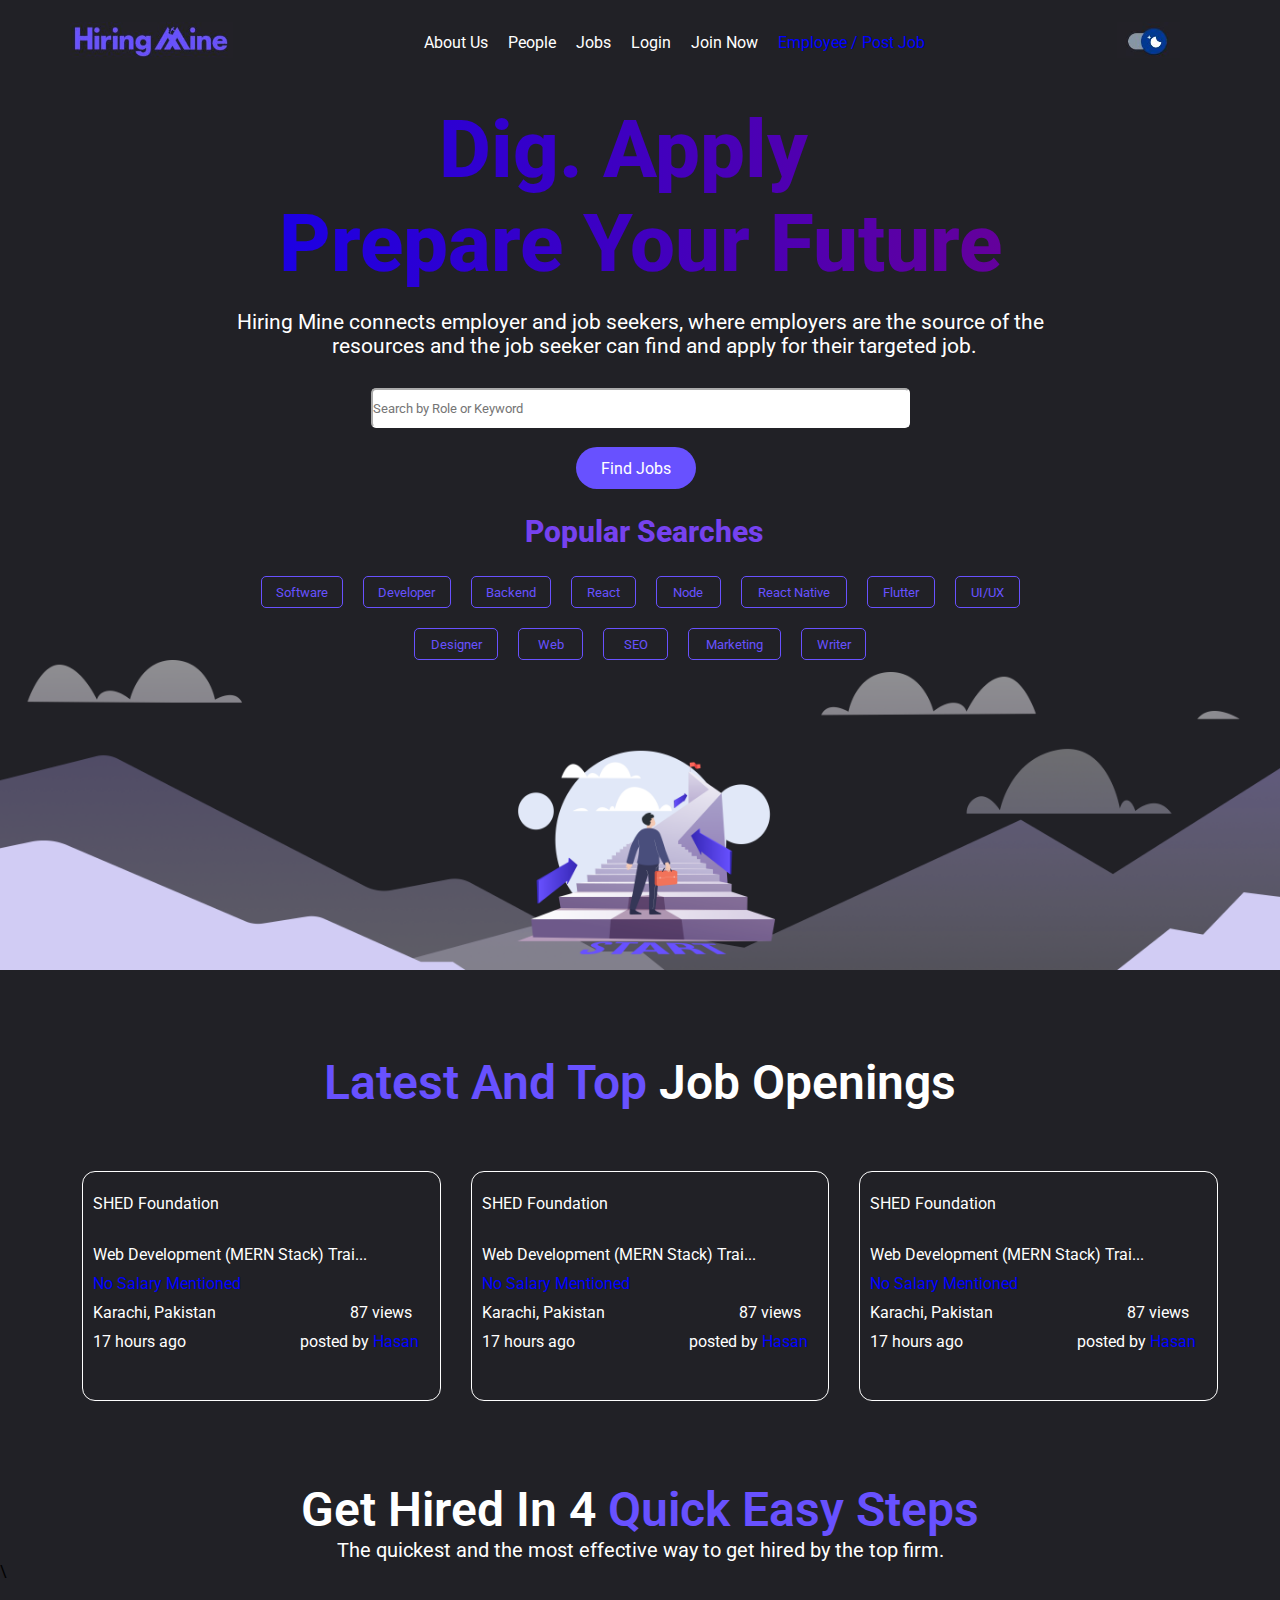
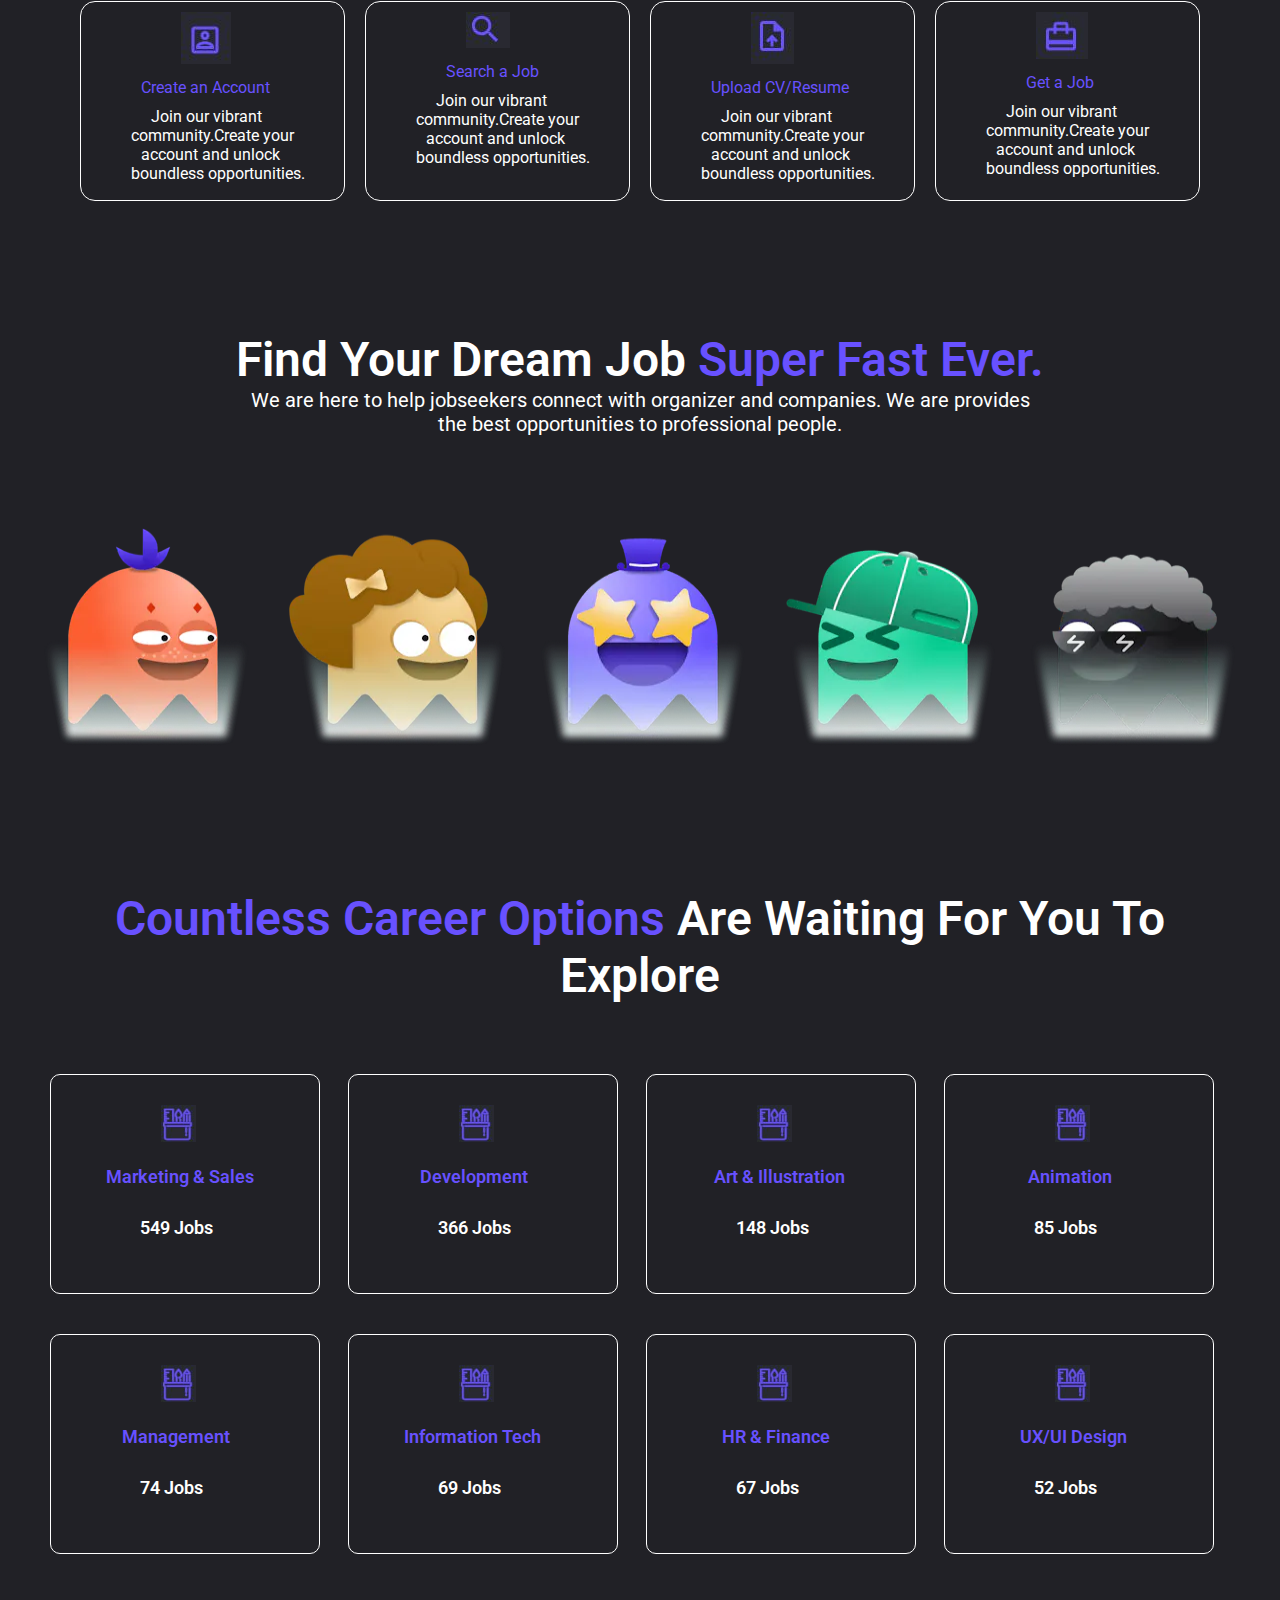
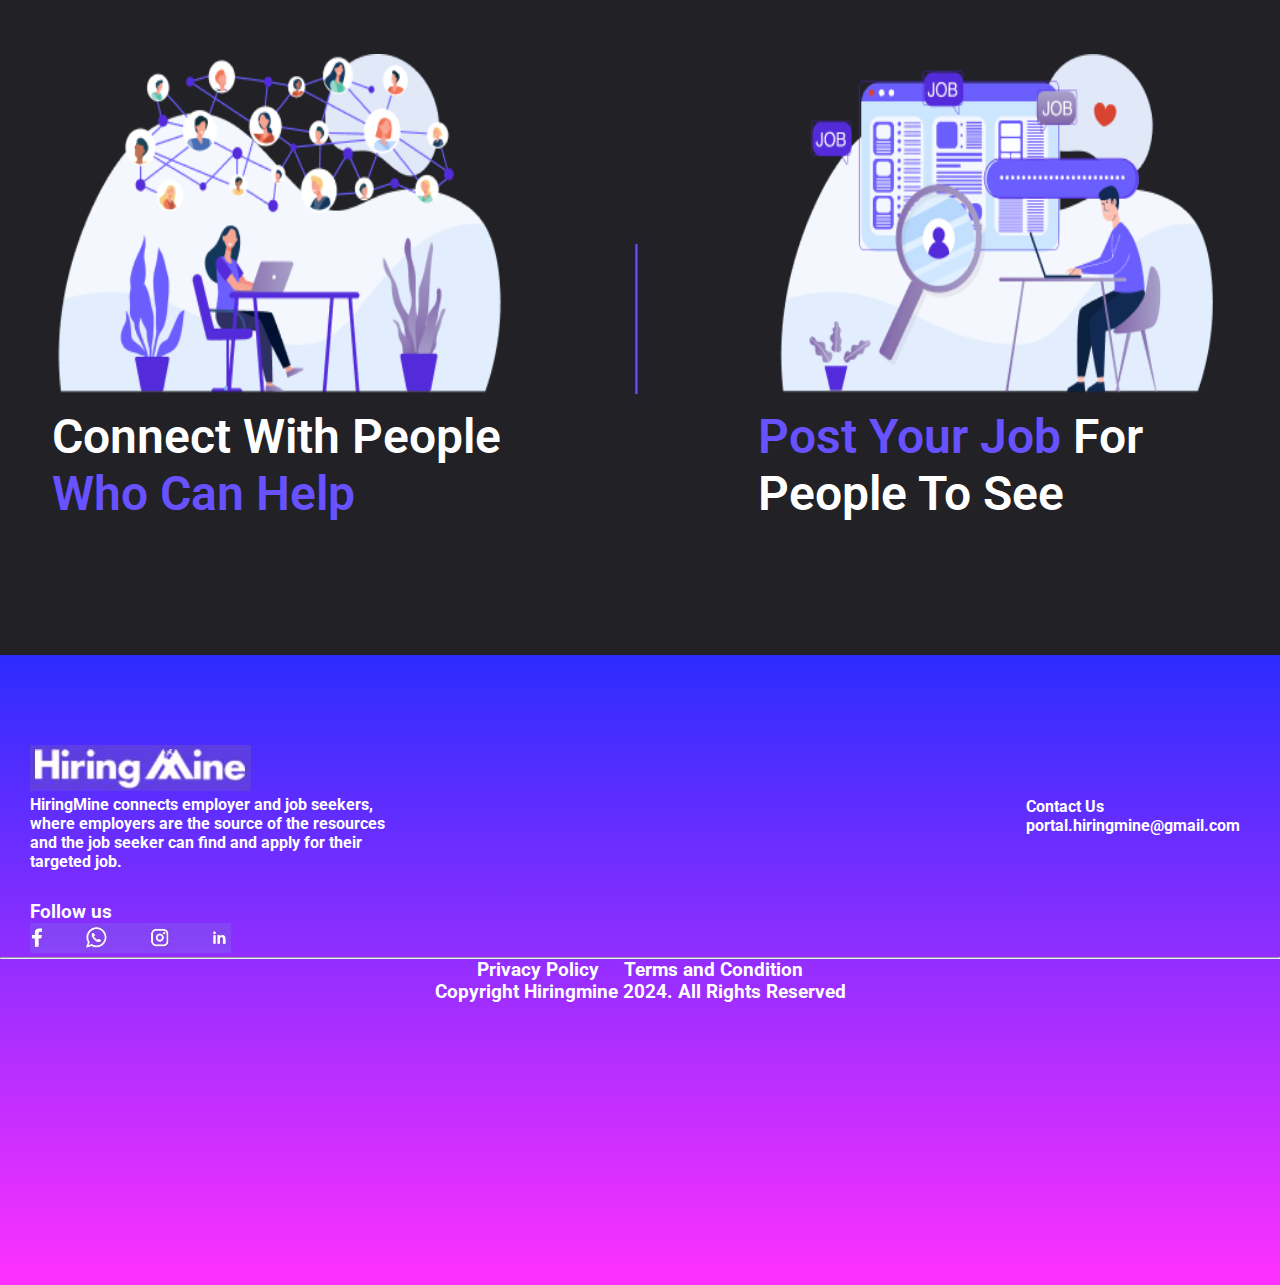
<file: hiringmine.html>
<!DOCTYPE html>
<html lang="en">

<head>
    <meta charset="UTF-8">
    <meta name="viewport" content="width=device-width, initial-scale=1.0">

    <title>Document</title>

    <!-- <link href="https://cdn.jsdelivr.net/npm/bootstrap@5.3.3/dist/css/bootstrap.min.css" rel="stylesheet" -->
    <!-- integrity="sha384-QWTKZyjpPEjISv5WaRU9OFeRpok6YctnYmDr5pNlyT2bRjXh0JMhjY6hW+ALEwIH" crossorigin="anonymous"> -->
    <link rel="stylesheet" href="hiringmine.css">

    <link rel="preconnect" href="https://fonts.googleapis.com">
    <link rel="preconnect" href="https://fonts.gstatic.com" crossorigin>
    <link
        href="https://fonts.googleapis.com/css2?family=Roboto:ital,wght@0,100;0,300;0,400;0,500;0,700;0,900;1,100;1,300;1,400;1,500;1,700;1,900&display=swap"
        rel="stylesheet">
</head>

<body>
    <div class="main">
    <div class="header">
        <div class="navbar">
            <div class="nav-links">
                <div><img src="./2.JPG" alt="" class="hmimage"></div>
                <div>
                    <ul class="nvb">
                        <li><a href="#">About Us</a></li>
                        <li><a href="#">People</a></li>
                        <li><a href="#">Jobs</a></li>
                        <li><a href="#">Login</a></li>
                        <li><a href="#">Join Now</a></li>
                        <li><a href="#"><span class="emp">Employee / Post Job</span></a></li>
                    </ul>
                </div>
                <div class="container">
                    <img src="./1.JPG" alt="">
                </div>
            </div>
        </div>
    </div>



    <div class="break">
        <br class="break" />
    </div>
    <div class="heading1">
        <h1 class="h1">
            &nbsp;&nbsp;&nbsp;&nbsp;&nbsp;&nbsp;&nbsp;&nbsp;Dig. Apply <br>
            Prepare Your Future
        </h1>
    </div>
    <div class="break">
        <br class="break" />
    </div>

    <div>
        <h2 class="h2">
            Hiring Mine connects employer and job seekers, where employers are the source of the <br>
            &nbsp;&nbsp;&nbsp;&nbsp;&nbsp;&nbsp;&nbsp;&nbsp;&nbsp;&nbsp;&nbsp;&nbsp;&nbsp;&nbsp;&nbsp;&nbsp;&nbsp;&nbsp;
            resources and the job seeker can find and apply for their targeted job.
        </h2>
    </div>



    <label for="" class="inputfield1">
        <input type="text" name="" id="" placeholder="Search by Role or Keyword " class="searchbar">
    </label>

    <div class="break">
        <br class="break" />
    </div>

    <div class="button1"><button class="btn">Find Jobs</button></div>

    <div class="break">
        <br class="break" />
    </div>
    <div>
        <h2 class="afterbtn">Popular Searches</h2>
    </div>

    <div class="btnline1">
        <button class="sf">Software</button>
        <button class="dv">Developer</button>
        <button class="bk">Backend</button>
        <button class="reactbtn">React</button>
        <button class="nodebtn">Node</button>
        <button class="rnbtn">React Native</button>
        <button class="flutterbtn">Flutter</button>
        <button class="ui">UI/UX</button>
    </div>

    <div class="btnline2">
        <button class="dbtn">Designer</button>
        <button class="webbtn">Web</button>
        <button class="seobtn">SEO</button>
        <button class="marbtn">Marketing</button>
        <button class="wbtn">Writer</button>
    </div>

    <img src="./3.png" alt="" width="100%" height="310px">

    <h1 class="textlatest"><span class="t1">Latest And Top</span><span class="t2"> Job Openings</span></h1>
    <div class="mjc">
        <div class="job-container">
            <div class="header">SHED Foundation</div>
            <div class="title">Web Development (MERN Stack) Trai...</div>
            <div class="salary">No Salary Mentioned</div>
            <div class="details">
                <span>Karachi, Pakistan</span>
                <span class="d87">87 views</span>
            </div>
            <div class="details2">
                <span>17 hours ago</span>
                <span class="poster">posted by <a href="#">Hasan</a></span>
            </div>
        </div>
        <div class="job-container">
            <div class="header">SHED Foundation</div>
            <div class="title">Web Development (MERN Stack) Trai...</div>
            <div class="salary">No Salary Mentioned</div>
            <div class="details">
                <span>Karachi, Pakistan</span>
                <span class="d87">87 views</span>
            </div>
            <div class="details2">
                <span>17 hours ago</span>
                <span class="poster">posted by <a href="#">Hasan</a></span>
            </div>
        </div>
        <div class="job-container">
            <div class="header">SHED Foundation</div>
            <div class="title">Web Development (MERN Stack) Trai...</div>
            <div class="salary">No Salary Mentioned</div>
            <div class="details">
                <span>Karachi, Pakistan</span>
                <span class="d87">87 views</span>
            </div>
            <div class="details2">
                <span>17 hours ago</span>
                <span class="poster">posted by <a href="#">Hasan</a></span>
            </div>
        </div>
    </div>


    <h1 class="line6"><span class="gethired">Get Hired In 4</span> <span class="qes">Quick Easy Steps</span></h1>

    <h2 class="line7">The quickest and the most effective way to get hired by the top firm.</h2>\
    <!-- line 8 -->
    <div class="line8">
        <div class="line8a">
            <div><img src="./4.JPG" alt=""></div>
            <div class="Createaccount">Create an Account</div>
            <div><span class="line8text1">Join our vibrant </span><br> community.Create your <br> <span
                    class="line8text2">account and unlock </span><br>boundless opportunities.
            </div>
        </div>
        <div class="line8a">
            <div><img src="./5.JPG" alt=""></div>
            <div class="Createaccount1">Search a Job</div>
            <div><span class="line8text1">Join our vibrant </span><br> community.Create your <br> <span
                    class="line8text2">account and unlock </span><br>boundless opportunities.
            </div>
        </div>
        <div class="line8a">
            <div><img src="./6.JPG" alt=""></div>
            <div class="Createaccount">Upload CV/Resume</div>
            <div><span class="line8text1">Join our vibrant </span><br> community.Create your <br> <span
                    class="line8text2">account and unlock </span><br>boundless opportunities.
            </div>
        </div>
        <div class="line8a">
            <div><img src="./7.JPG" alt=""></div>
            <div class="Createaccount2">Get a Job</div>
            <div><span class="line8text1">Join our vibrant </span><br> community.Create your <br> <span
                    class="line8text2">account and unlock </span><br>boundless opportunities.
            </div>
        </div>
    </div>


    <!-- line 9 -->
    <h1 class="line9"><span class="line9texta">Find Your Dream Job</span><span class="line9textb"> Super Fast
            Ever.</span></h1>

    <h2 class="line10">We are here to help jobseekers connect with organizer and companies. We are provides</h2>

    <h2 class="line11">the best opportunities to professional people.</h2>
    <!-- line 12 -->
    <div class="line12"><img src="./8.webp" alt="" height="220" width="100%"></div>

    <!-- line13 -->
    <h2 class="line13"><span class="l13a">Countless Career Options</span> <span class="l13b">Are Waiting For You
            To</span></h2>
    <h2 class="line133"><span class="l13b">Explore</span></h2>

    <!-- line 14 -->
    <div class="linee14">
        <div class="line14">
            <div class="line14image"><img src="./9.JPG" alt="" width="35" height="37"></div>
            <div class="line14ms">
                <h2><span class="l13a">Marketing & Sales</span></h2>
            </div>
            <div class="line14jobs">
                <h2>549 Jobs</h2>
            </div>
        </div>
        <div class="line14">
            <div class="line14image"><img src="./9.JPG" alt="" width="35" height="37"></div>
            <div class="line14ms">
                <h2><span class="l13a">&nbsp;&nbsp;&nbsp;&nbsp;Development</span></h2>
            </div>
            <div class="line14jobs">
                <h2>366 Jobs</h2>
            </div>
        </div>
        <div class="line14">
            <div class="line14image"><img src="./9.JPG" alt="" width="35" height="37"></div>
            <div class="line14ms">
                <h2><span class="l13a">&nbsp;&nbsp;&nbsp;Art & Illustration</span></h2>
            </div>
            <div class="line14jobs">
                <h2>148 Jobs</h2>
            </div>
        </div>
        <div class="line14">
            <div class="line14image"><img src="./9.JPG" alt="" width="35" height="37"></div>
            <div class="line14ms">
                <h2><span class="l13a">&nbsp;&nbsp;&nbsp;&nbsp;&nbsp;&nbsp;&nbsp;Animation</span></h2>
            </div>
            <div class="line14jobs">
                <h2>85 Jobs</h2>
            </div>
        </div>
        <div class="line14">
            <div class="line14image"><img src="./9.JPG" alt="" width="35" height="37"></div>
            <div class="line14ms">
                <h2><span class="l13a"> &nbsp;&nbsp;&nbsp;&nbsp;Management</span></h2>
            </div>
            <div class="line14jobs">
                <h2>74 Jobs</h2>
            </div>
        </div>
        <div class="line14">
            <div class="line14image"><img src="./9.JPG" alt="" width="35" height="37"></div>
            <div class="line14ms">
                <h2><span class="l13a">Information Tech</span></h2>
            </div>
            <div class="line14jobs">
                <h2>69 Jobs</h2>
            </div>
        </div>
        <div class="line14">
            <div class="line14image"><img src="./9.JPG" alt="" width="35" height="37"></div>
            <div class="line14ms">
                <h2><span class="l13a">&nbsp;&nbsp;&nbsp;&nbsp;&nbsp;HR & Finance</span></h2>
            </div>
            <div class="line14jobs">
                <h2>67 Jobs</h2>
            </div>
        </div>
        <div class="line14">
            <div class="line14image"><img src="./9.JPG" alt="" width="35" height="37"></div>
            <div class="line14ms">
                <h2><span class="l13a">&nbsp;&nbsp;&nbsp;&nbsp;&nbsp;UX/UI Design</span></h2>
            </div>
            <div class="line14jobs">
                <h2>52 Jobs</h2>
            </div>
        </div>

    </div>
    <!-- line15 -->
    <picture class="line15">
        <div>
            <img src="./10.png" alt="" width="470px" height="350px">
            <h1 class="line15text1">Connect With People</h1>
            <h1 class="line15text2">Who Can Help</h1>
        </div>
        <div class="laker">
            <img src="./12.JPG" alt="" height="170px">
        </div>
        <div>
            <img src="./11.png" alt="" width="470px" height="350px">
            <h1 class="line15text3"><span class="l13a">Post Your Job</span> <span class="l13b">For</span></h1>
            <h1 class="line15text4">People To See</h1>
        </div>
    </picture>
<br><br><br><br><br><br><br></div>
    <!-- footer -->
     
     <div class="foot">
    <div class="fs ">
        <div >
            <img src="./13.JPG" alt="">
            <h4>HiringMine connects employer and job seekers,</h4>
            <h4>where employers are the source of the resources</h4>
            <h4>and the job seeker can find and apply for their</h4>
            <h4>targeted job.</h4>
        </div>
        <div class="footend">
            <h4>Contact Us</h4>
            <h4>portal.hiringmine@gmail.com</h4>
        </div>
    </div>

    <div class="footend2">
        <h3>Follow us</h3>
        <img src="./14.JPG" alt="" height="30">
    </div>

    <hr>

    <h3 class="fe">Privacy Policy &nbsp;&nbsp;&nbsp; Terms and Condition <br> Copyright Hiringmine 2024. All Rights
        Reserved</h3>

     </div>

     
</body>
<!-- <script src="https://cdn.jsdelivr.net/npm/@popperjs/core@2.11.8/dist/umd/popper.min.js"
integrity="sha384-I7E8VVD/ismYTF4hNIPjVp/Zjvgyol6VFvRkX/vR+Vc4jQkC+hVqc2pM8ODewa9r"
crossorigin="anonymous"></script>
<script src="https://cdn.jsdelivr.net/npm/bootstrap@5.3.3/dist/js/bootstrap.min.js"
integrity="sha384-0pUGZvbkm6XF6gxjEnlmuGrJXVbNuzT9qBBavbLwCsOGabYfZo0T0to5eqruptLy"
crossorigin="anonymous"></script> -->

</html>
</file>
<file: hiringmine.css>
*{
    padding: 0;
    margin: 0;
    box-sizing: border-box;
    /* background-color: rgb(33,33,38); */
    /* color: rgb(33,33,38); */
    font-family: "Roboto", sans-serif;
}
/* .body{
    background-color: rgb(33,33,38);
    color: rgb(33,33,38);
    background-image: linear-gradient(rgb(33,33,38));
} */
 .main{
    background-color: rgb(33,33,38);

 }
.heading1{
    color: rgb(33,33,38);
}
.container label{
    width: 50px;
    height: 30px;
    display: block;
    background-color: #000;
    border-radius: 50px;
    cursor: pointer;
    position: relative;
  }
  
  .container input[type="checkbox"]{
    display: none;
  }
  
  .moving_circle{
    position: absolute;
    left: 0px;
    width: 20px;
    height: 20px;
    background-color: #fff;
    border-radius:100%;
    margin: 5px;
    transition: 0.2s;
  }
  .header{
    height: 80;
    padding: 22px 100px;
  }
  
  .nav-links{
    align-items: center;
    display: flex;
    gap: 20px;
    justify-content: space-between;
  }
  .header img{
    width: 100%;
    height: 36px;
  }
  .header ul{
    gap: 20px;
    list-style: none;
    display: flex;
  }
  .header li:hover{
    cursor: pointer;
  }
  .header a{
    text-decoration: none;
    color: white;
  }
.emp{
    color: blue;
}

h1.h1{
    color: white;
    font-size: 80px;
    font-weight: 800;
    font-style: normal;
    display: flex;
    flex-direction: column;
    gap: 17px;
    align-items: center;
    flex-wrap: wrap;
    background-image:linear-gradient(to left,purple,blue);
    color: transparent;
    background-clip: text;
    background-color: rgb(33,33,38);
}
.break{
    color: rgb(33,33,38);
    /* background-color: rgb(33,33,38);
    background-image: rgb(33,33,38); */
}
h2.h2{
    color: white;
    font-size: 21px;
    font-weight: 400;
    font-style: normal;
    display: flex;
    flex-direction: column;
    gap: 17px;
    align-items: center;
    flex-wrap: wrap;
    justify-content: center;
    justify-items: center;
}
input.searchbar{
    width: 539px;
    height: 40px;
    /* border: white;
    border-color: white; */
    color: white;
    border-radius: 5px;
    border-color: white;
}
.inputfield1{
display: flex;
justify-content: center;
border: white;
border-color: white;;
margin-top: 30px;
}
button.btn{
background-color: rgb(104,81,255);
border: none;
color: white;
padding: auto;
border-radius: 30px;
margin-left: 45%;
width: 120px;
height: 42px;
font-size: 16px;

}
/* div.button1{
    margin-left: 45%;
    background-color: rgb(33,33,38);
    color: rgb(33,33,38);
    background-image: linear-gradient(rgb(33,33,38));
}  */ 
h2.afterbtn{
    color: rgb(118,66,239);
    font-size: 30px;
    font-weight: 800;
    line-height: 48px;
    font-style: normal;
    padding-left: 41%;
}

button.sf{
  color: rgb(104,81,255);
  border: 1px solid rgb(104,81,255);
  background-color: transparent;
  width: 82px;
  height: 32px;
  border-radius:5px ;


}
button.dv{
  color: rgb(104,81,255);
  border: 1px solid rgb(104,81,255);
  background-color: transparent;
  width: 88px;
  height: 32px;
  border-radius:5px ;
}
button.bk{
  color: rgb(104,81,255);
  border: 1px solid rgb(104,81,255);
  background-color: transparent;
  width: 80px;
  height: 32px;
  border-radius:5px ;
}
button.reactbtn{
  color: rgb(104,81,255);
  border: 1px solid rgb(104,81,255);
  background-color: transparent;
  width: 65px;
  height: 32px;
  border-radius:5px ;
}
button.nodebtn{
  color: rgb(104,81,255);
  border: 1px solid rgb(104,81,255);
  background-color: transparent;
  width: 65px;
  height: 32px;
  border-radius:5px ;
}
button.rnbtn{
  color: rgb(104,81,255);
  border: 1px solid rgb(104,81,255);
  background-color: transparent;
  width: 106px;
  height: 32px;
  border-radius:5px ;
}
button.flutterbtn{
  color: rgb(104,81,255);
  border: 1px solid rgb(104,81,255);
  background-color: transparent;
  width: 68px;
  height: 32px;
  border-radius:5px ;
}
button.ui{
  color: rgb(104,81,255);
  border: 1px solid rgb(104,81,255);
  background-color: transparent;
  width: 65px;
  height: 32px;
  border-radius:5px ;
}
div.btnline1{
  display: flex;
  justify-content: center;
  gap: 20px;
  margin-top: 20px;
}
button.dbtn{
  color: rgb(104,81,255);
  border: 1px solid rgb(104,81,255);
  background-color: transparent;
  width: 84px;
  height: 32px;
  border-radius:5px ;
}
button.webbtn{
  color: rgb(104,81,255);
  border: 1px solid rgb(104,81,255);
  background-color: transparent;
  width: 65px;
  height: 32px;
  border-radius:5px ;
}
button.seobtn{
  color: rgb(104,81,255);
  border: 1px solid rgb(104,81,255);
  background-color: transparent;
  width: 65px;
  height: 32px;
  border-radius:5px ;
}
button.marbtn{
  color: rgb(104,81,255);
  border: 1px solid rgb(104,81,255);
  background-color: transparent;
  width: 93px;
  height: 32px;
  border-radius:5px ;
}
button.wbtn{
  color: rgb(104,81,255);
  border: 1px solid rgb(104,81,255);
  background-color: transparent;
  width: 65px;
  height: 32px;
  border-radius:5px ;
}
div.btnline2{
  display: flex;
  justify-content: center;
  gap: 20px;
  margin-top: 20px;
}
div.btnline1 :hover{
  cursor: pointer;
  border-color: blue;
}
div.btnline2 :hover{
  cursor: pointer;
  border-color: blue;
}
h1.textlatest{
  font-size: 48px;
  font-weight: 600;
  font-style: normal;
  text-align: center;
  margin-top: 80px;

}
span.t1{
  color: rgb(104,81,255);

}
span.t2{
  color: white;
}

div.header{
  color: white;
  padding-left: 0px;
  /* padding-top: 30px; */
}
div.title{
  color: white;
  /* padding-bottom: 60px; */
}
div.salary{
  color: blue;
  /* margin-bottom: 50px; */
}
div.details{
  color: white;
  
}
span.d87{
  padding-left: 130px;
}
div.details2{
  color: white;
}
span.poster{
  padding-left: 110px;
}
div.details2 a{
  color: blue;
  text-decoration-line: none;
}
div.job-container{
  display: flex;
  flex-direction: column;
  gap: 10px;
  border: 1px solid white;
  border-radius: 13px;
  margin-left: 20px;
  padding-left: 10px;
  width: 28%;
  height: 230px;
}
div.mjc{
display: flex;
justify-content: center;
margin-top: 60px;
gap: 10px;
flex-wrap: wrap;
}
span.gethired{
  color: white;

}
span.qes{
  color: rgb(104,81,255);
  
}
h1.line6{
  text-align: center;
  font-size: 48px;
  font-weight: 600;
  font-style: normal;
  margin-top: 80px;
}
h2.line7{
  color: white;
  text-align: center;
  font-size: 20px;
  font-weight: 400;
}
div.line8a{
  display: flex;
  flex-direction: column;
  gap: 10px;
  color: white;
  padding-left: 50px;
  padding-top: 10px;
  border: 1px solid white;
  border-radius: 15px;
  height: 200px;
  width: 265px;
}
div.Createaccount{
  color: rgb(104,81,255);
  padding-left: 10px;

}
div.line8a img{
  padding-left: 50px;

}
span.line8text1{
  padding-left: 20px;
}

span.line8text2{
  padding-left: 10px;
}
div.Createaccount1{
  color: rgb(104,81,255);
  padding-left: 30px;
  
}

div.Createaccount2{
  color: rgb(104,81,255);
  padding-left: 40px;
  
}
div.line8{
 display: flex;
 justify-content: center;
 gap: 20px;
 margin-top: 20px;
 flex-wrap: wrap;
}
span.line9texta{
  color: white;
}
span.line9textb{
  color: rgb(104,81,255);

}
h1.line9{
  font-size: 48px;
  font-weight: 600;
  font-style: normal;
  text-align: center;
  margin-top: 130px;
}
h2.line10{
  font-size: 20px;
  font-weight: 400;
  font-style: normal;
  text-align: center;
  color: white;
}
h2.line11{
  font-size: 20px;
  font-weight: 400;
  font-style: normal;
  text-align: center;
  color: white;
}
div.line12{
  margin-top: 90px;
  padding-left: 40px;
  padding-right: 40px;
}
.hmimage{
  padding-left: 70px;
}
span.l13a{
  color: rgb(104,81,255);


}
span.l13b{
  color: white;
}
h2.line13{
  text-align: center;
  font-size: 48px;
  font-weight: 600;
  margin-top: 140px;

}
h2.line133{
  text-align: center;
  font-size: 48px;
  font-weight: 600;
}
div.line14 h2{
  color: white;
  font-size: 18px;
  font-weight: 600;
}
  div.line14{
    display: flex;
    flex-direction: column;
    gap: 20px;
    border: 1px solid white;
    border-radius: 10px;
    width: 270px;
    height: 220px;
    padding-left: 40px;
    padding-top: 30px;
  }
div.line14image{
  margin-left: 70px;
}
div.line14ms{
  margin-left: 15px;
}
div.line14jobs{
  /* padding-top: 10px; */
  margin-top: 10px;
  margin-left: 49px;
}
  div.linee14{
    display: flex;
    flex-wrap: wrap;
    gap: 20px;
    margin-left: 50px;
    margin-top: 70px;
    row-gap: 40px ;
    column-gap: 28px;
  }
  h1.line15text1{
    color: white;
    font-size: 48px;
    font-weight:600 ;
    font-style: normal;
  }
  h1.line15text2{
    color: rgb(104,81,255);
    font-size: 48px;
    font-weight:600 ;
    font-style: normal;
  }
  h1.line15text3{
    font-size: 48px;
    font-weight:600 ;
    font-style: normal;
  }
  h1.line15text4{
    color: white;
    font-size: 48px;
    font-weight:600 ;
    font-style: normal;
  }
  div.laker{
    margin-top: 180px;
  }
  picture.line15{
    display: flex;
    justify-content: space-around;
    margin-top: 100px;
  }
  div.footend{
    margin-top: 52px;
  }
  div.fs{
    display: flex;
    justify-content: space-between;
    padding-left: 30px;
    padding-right: 40px;
  }
  .footend2{
    padding-left: 30px;
    margin-top: 30px;
  }
  h3.fe{
    text-align: center;
  }
  div.foot {
  /* background-color: blue; */
  /* display: flex;
  flex-direction: column; */
  background: transparent;
  background-color: white;
  background: linear-gradient(to bottom, rgb(44, 44, 255), rgb(255, 48, 255)) !important;
  color: white; 
  height: 70vh;
  padding-top: 90px;

  }
</file>
